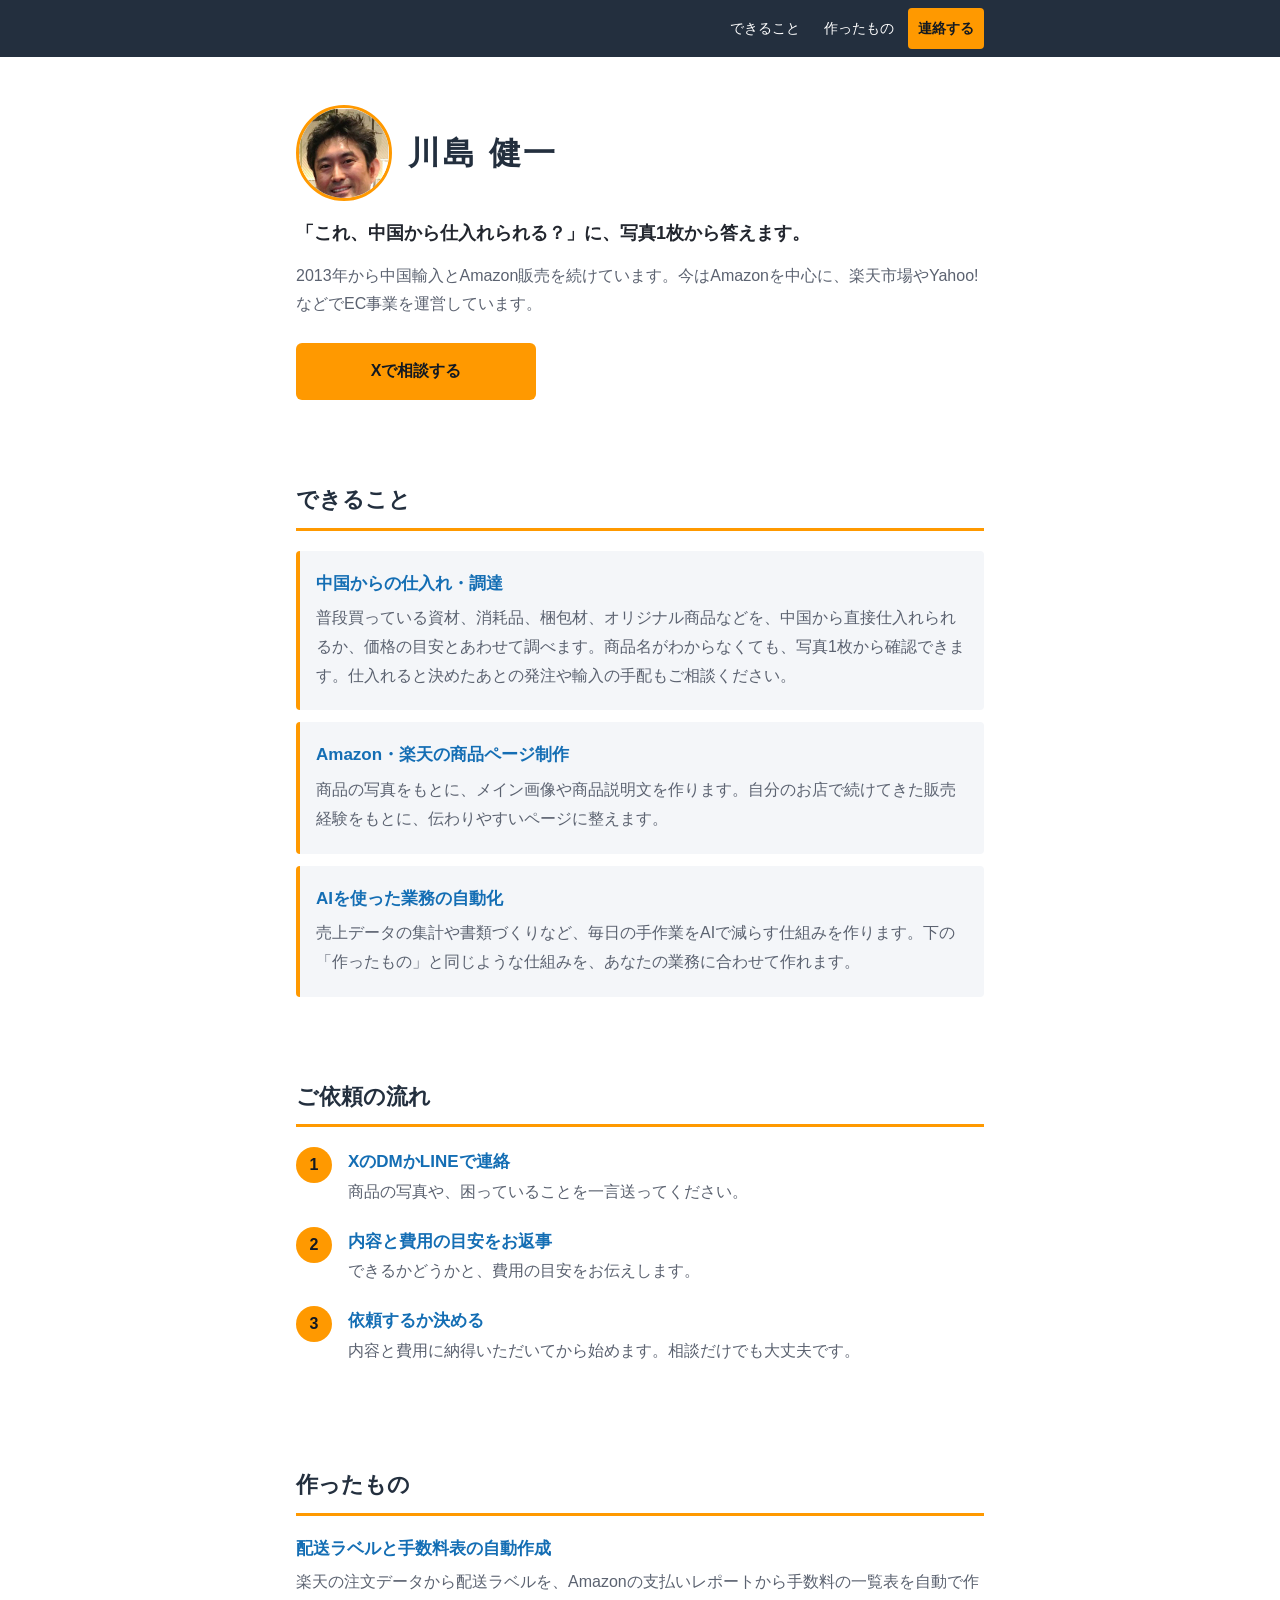
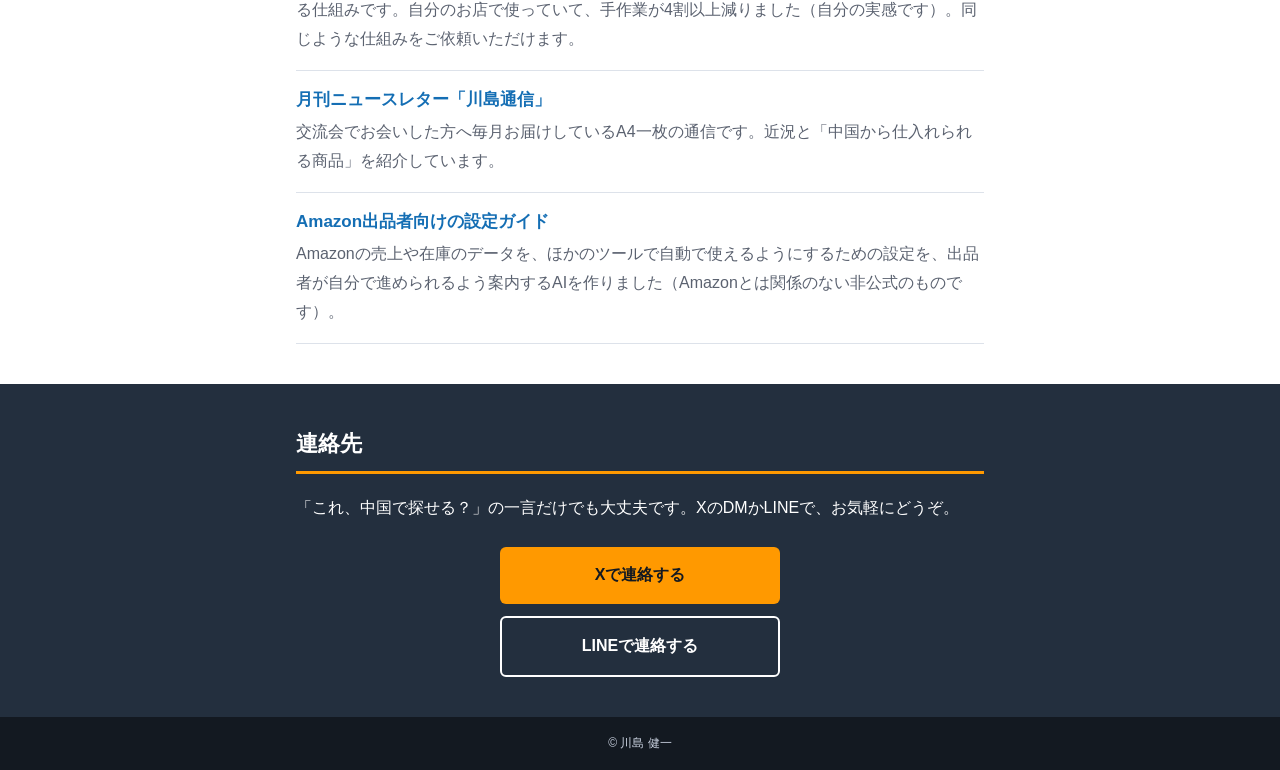
<file: 新しいフォルダ/index.html>
<!doctype html>
<html lang="ja">
<head>
  <meta charset="utf-8">
  <meta name="viewport" content="width=device-width, initial-scale=1">
  <meta http-equiv="Content-Security-Policy" content="default-src 'none'; style-src 'self'; img-src 'self'; base-uri 'none'; form-action 'none'">
  <meta name="referrer" content="strict-origin-when-cross-origin">
  <meta name="description" content="川島健一。中国からの仕入れ、Amazon・楽天の商品ページ制作、AIを使った業務の自動化をお手伝いします。">
  <title>川島健一 | 中国仕入れとEC販売</title>
  <link rel="icon" href="icon.png">
  <link rel="apple-touch-icon" href="photo.jpg">
  <link rel="stylesheet" href="style.css">
</head>
<body>
  <header class="top">
    <nav class="nav" aria-label="ページ内リンク">
      <a href="#can">できること</a>
      <a href="#works">作ったもの</a>
      <a href="#contact" class="nav-contact">連絡する</a>
    </nav>
  </header>

  <main>
    <section class="hero">
      <div class="name">
        <img class="photo" src="photo.jpg" width="96" height="96" alt="川島健一の顔写真">
        <h1>川島 健一</h1>
      </div>
      <p class="lead">「これ、中国から仕入れられる？」に、写真1枚から答えます。</p>
      <p class="profile">2013年から中国輸入とAmazon販売を続けています。今はAmazonを中心に、楽天市場やYahoo!などでEC事業を運営しています。</p>
      <a class="button" href="https://x.com/china_amazon1" target="_blank" rel="noopener noreferrer">Xで相談する</a>
    </section>

    <section id="can" class="section">
      <h2>できること</h2>
      <ol class="cards">
        <li class="card">
          <h3>中国からの仕入れ・調達</h3>
          <p>普段買っている資材、消耗品、梱包材、オリジナル商品などを、中国から直接仕入れられるか、価格の目安とあわせて調べます。商品名がわからなくても、写真1枚から確認できます。仕入れると決めたあとの発注や輸入の手配もご相談ください。</p>
        </li>
        <li class="card">
          <h3>Amazon・楽天の商品ページ制作</h3>
          <p>商品の写真をもとに、メイン画像や商品説明文を作ります。自分のお店で続けてきた販売経験をもとに、伝わりやすいページに整えます。</p>
        </li>
        <li class="card">
          <h3>AIを使った業務の自動化</h3>
          <p>売上データの集計や書類づくりなど、毎日の手作業をAIで減らす仕組みを作ります。下の「作ったもの」と同じような仕組みを、あなたの業務に合わせて作れます。</p>
        </li>
      </ol>
    </section>

    <section id="flow" class="section">
      <h2>ご依頼の流れ</h2>
      <ol class="flow">
        <li><strong>XのDMかLINEで連絡</strong>商品の写真や、困っていることを一言送ってください。</li>
        <li><strong>内容と費用の目安をお返事</strong>できるかどうかと、費用の目安をお伝えします。</li>
        <li><strong>依頼するか決める</strong>内容と費用に納得いただいてから始めます。相談だけでも大丈夫です。</li>
      </ol>
    </section>

    <section id="works" class="section">
      <h2>作ったもの</h2>
      <ul class="works">
        <li>
          <h3>配送ラベルと手数料表の自動作成</h3>
          <p>楽天の注文データから配送ラベルを、Amazonの支払いレポートから手数料の一覧表を自動で作る仕組みです。自分のお店で使っていて、手作業が4割以上減りました（自分の実感です）。同じような仕組みをご依頼いただけます。</p>
        </li>
        <li>
          <h3>月刊ニュースレター「川島通信」</h3>
          <p>交流会でお会いした方へ毎月お届けしているA4一枚の通信です。近況と「中国から仕入れられる商品」を紹介しています。</p>
        </li>
        <li>
          <h3>Amazon出品者向けの設定ガイド</h3>
          <p>Amazonの売上や在庫のデータを、ほかのツールで自動で使えるようにするための設定を、出品者が自分で進められるよう案内するAIを作りました（Amazonとは関係のない非公式のものです）。</p>
        </li>
      </ul>
    </section>

    <section id="contact" class="section contact">
      <h2>連絡先</h2>
      <p>「これ、中国で探せる？」の一言だけでも大丈夫です。XのDMかLINEで、お気軽にどうぞ。</p>
      <a class="button" href="https://x.com/china_amazon1" target="_blank" rel="noopener noreferrer">Xで連絡する</a>
      <a class="button button-sub" href="https://line.me/ti/p/127Rq2pEUc" target="_blank" rel="noopener noreferrer">LINEで連絡する</a>
    </section>
  </main>

  <footer class="footer">
    <p>&copy; 川島 健一</p>
  </footer>
</body>
</html>
</file>
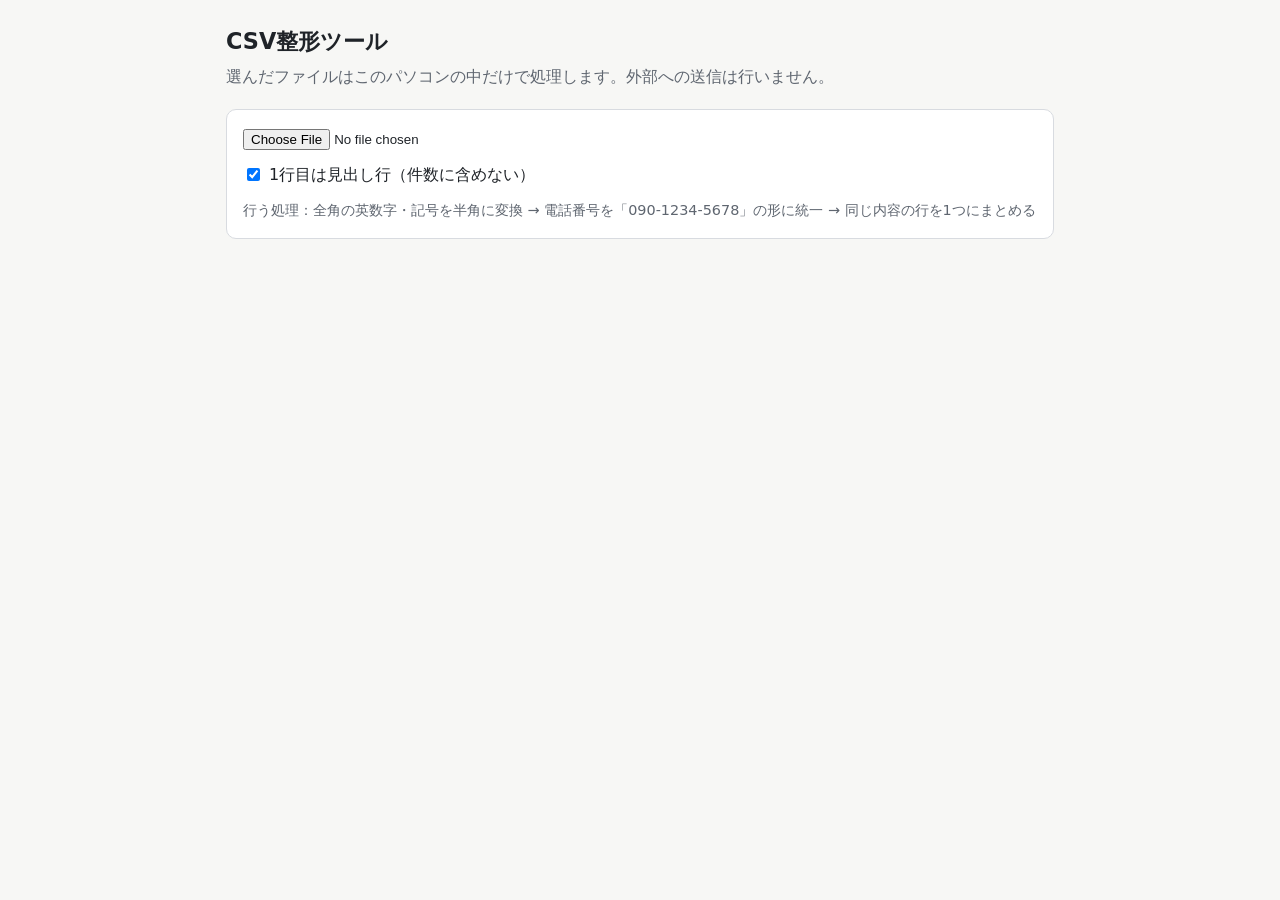
<file: csv-cleaner.html>
<!DOCTYPE html>
<html lang="ja">
<head>
<meta charset="utf-8">
<meta name="viewport" content="width=device-width, initial-scale=1">
<meta http-equiv="Content-Security-Policy" content="default-src 'none'; script-src 'sha256-gsGaWSGfxyFD1WYk31hAiWfJb3pUGjQzSdOI26/bYy4='; style-src 'sha256-OEpUcjZakakFV5+XUSNvmaoDprUq0nW529MEcQOzpJA='; connect-src 'none'; img-src 'none'; form-action 'none'; base-uri 'none'">
<meta name="referrer" content="no-referrer">
<title>CSV整形ツール</title>
<style>
  :root { --bg: #f7f7f5; --fg: #1f2328; --muted: #5f6670; --card: #ffffff; --line: #d8dbe0; --accent: #1f6feb; --warn: #9a6700; --warnbg: #fff8e1; --err: #cf222e; }
  @media (prefers-color-scheme: dark) {
    :root { --bg: #16181c; --fg: #e6e8eb; --muted: #9aa3ad; --card: #1f2227; --line: #343a42; --accent: #58a6ff; --warn: #e3b341; --warnbg: #2b2410; --err: #ff7b72; }
  }
  * { box-sizing: border-box; }
  body { margin: 0; background: var(--bg); color: var(--fg); font-family: system-ui, -apple-system, "Segoe UI", "Hiragino Sans", "Yu Gothic UI", Meiryo, sans-serif; line-height: 1.6; }
  main { max-width: 860px; margin: 0 auto; padding: 24px 16px 48px; }
  h1 { font-size: 1.4rem; margin: 0 0 4px; }
  .lead { color: var(--muted); margin: 0 0 20px; }
  .card { background: var(--card); border: 1px solid var(--line); border-radius: 10px; padding: 16px; margin-bottom: 16px; }
  label.opt { display: inline-flex; gap: 6px; align-items: center; margin-top: 10px; }
  input[type=file] { max-width: 100%; }
  .stats { display: grid; grid-template-columns: repeat(auto-fit, minmax(150px, 1fr)); gap: 10px; }
  .stat { border: 1px solid var(--line); border-radius: 8px; padding: 10px 12px; }
  .stat .k { color: var(--muted); font-size: .85rem; }
  .stat .v { font-size: 1.6rem; font-weight: 700; font-variant-numeric: tabular-nums; }
  .info { color: var(--muted); font-size: .9rem; margin: 10px 0 0; }
  .warn { background: var(--warnbg); color: var(--warn); border-radius: 8px; padding: 10px 12px; margin-top: 12px; font-size: .9rem; }
  .warn ul { margin: 6px 0 0; padding-left: 20px; }
  .error { color: var(--err); font-weight: 600; }
  button { background: var(--accent); color: #fff; border: 0; border-radius: 8px; padding: 10px 18px; font-size: 1rem; cursor: pointer; margin-top: 14px; }
  button:disabled { opacity: .45; cursor: not-allowed; }
  .tablewrap { overflow-x: auto; margin-top: 12px; }
  table { border-collapse: collapse; width: 100%; font-size: .9rem; }
  th, td { border: 1px solid var(--line); padding: 4px 8px; text-align: left; white-space: nowrap; }
  th { background: var(--bg); }
  .hidden { display: none; }
  .note { color: var(--muted); font-size: .85rem; }
</style>
</head>
<body>
<main>
  <h1>CSV整形ツール</h1>
  <p class="lead">選んだファイルはこのパソコンの中だけで処理します。外部への送信は行いません。</p>

  <section class="card">
    <input type="file" id="file" accept=".csv,text/csv,text/plain">
    <div><label class="opt"><input type="checkbox" id="hasHeader" checked> 1行目は見出し行（件数に含めない）</label></div>
    <p class="info">行う処理：全角の英数字・記号を半角に変換 → 電話番号を「090-1234-5678」の形に統一 → 同じ内容の行を1つにまとめる</p>
    <p id="error" class="error hidden" role="alert"></p>
  </section>

  <section class="card hidden" id="result" aria-live="polite">
    <div class="stats">
      <div class="stat"><div class="k">読み込んだ件数</div><div class="v" id="nIn">0</div></div>
      <div class="stat"><div class="k">整えたあとの件数</div><div class="v" id="nOut">0</div></div>
      <div class="stat"><div class="k">削除した重複</div><div class="v" id="nDup">0</div></div>
      <div class="stat"><div class="k">形をそろえた電話番号</div><div class="v" id="nTel">0</div></div>
    </div>
    <p class="info" id="meta"></p>
    <div class="warn hidden" id="warnBox"></div>
    <button type="button" id="download" disabled>整えたCSVをダウンロード</button>
    <p class="note">出力形式：UTF-8（BOM付き）・改行CRLF。Excel（Windows／Mac）でそのまま開けます。</p>
    <div class="tablewrap"><table id="preview"></table></div>
    <p class="note" id="previewNote"></p>
  </section>
</main>

<script>
"use strict";

var MAX_BYTES = 100 * 1024 * 1024;
var PREVIEW_ROWS = 50;

// 全角の英数字・記号（U+FF01〜U+FF5E）を半角に変換する
function toHalfWidth(s) {
  return s.replace(/[！-～]/g, function (c) {
    return String.fromCharCode(c.charCodeAt(0) - 0xFEE0);
  });
}

// RFC 4180 準拠のCSV解析（ダブルクォート、セル内の改行・カンマに対応）
function parseCSV(text) {
  var rows = [], row = [], cell = "", i = 0, inQ = false, n = text.length;
  while (i < n) {
    var c = text[i];
    if (inQ) {
      if (c === '"') {
        if (text[i + 1] === '"') { cell += '"'; i += 2; continue; }
        inQ = false; i++; continue;
      }
      cell += c; i++; continue;
    }
    if (c === '"') { inQ = true; i++; continue; }
    if (c === ",") { row.push(cell); cell = ""; i++; continue; }
    if (c === "\r" || c === "\n") {
      row.push(cell); rows.push(row); row = []; cell = "";
      if (c === "\r" && text[i + 1] === "\n") i++;
      i++; continue;
    }
    cell += c; i++;
  }
  if (cell !== "" || row.length > 0) { row.push(cell); rows.push(row); }
  // 完全な空行は除外
  return rows.filter(function (r) { return !(r.length === 1 && r[0].trim() === ""); });
}

function toCSV(rows) {
  return rows.map(function (r) {
    return r.map(function (v) {
      return /[",\r\n]/.test(v) ? '"' + v.replace(/"/g, '""') + '"' : v;
    }).join(",");
  }).join("\r\n") + "\r\n";
}

// バイト列を文字列に変換（UTF-8 / Shift_JIS を自動判定）
function decodeBytes(buf) {
  var u8 = new Uint8Array(buf);
  if (u8.length >= 3 && u8[0] === 0xEF && u8[1] === 0xBB && u8[2] === 0xBF) {
    return { text: new TextDecoder("utf-8").decode(u8.subarray(3)), enc: "UTF-8（BOM付き）" };
  }
  try {
    return { text: new TextDecoder("utf-8", { fatal: true }).decode(u8), enc: "UTF-8" };
  } catch (e) {
    return { text: new TextDecoder("shift_jis").decode(u8), enc: "Shift_JIS" };
  }
}

function group(d, sizes) {
  var out = [], p = 0;
  for (var i = 0; i < sizes.length; i++) { out.push(d.substr(p, sizes[i])); p += sizes[i]; }
  return out.join("-");
}

// 電話番号を「090-1234-5678」形式にそろえる。
// 戻り値: { value, status } status = "empty" | "ok"（変更なし）| "changed" | "unknown"（判定不能のため元のまま）
function formatPhone(raw) {
  var s = toHalfWidth(raw).trim();
  if (s === "") return { value: raw, status: "empty" };
  // 数字以外の区切り（ハイフン類・長音・空白・括弧・ドット）以外が含まれていれば電話番号とみなさない
  if (!/^\+?[\d\s\-‐-―−ーｰ().]+$/.test(s)) return { value: s, status: "unknown" };
  var groups = s.split(/[^\d]+/).filter(Boolean);
  if (s.charAt(0) === "+") {
    if (groups.length === 0 || groups[0].indexOf("81") !== 0) return { value: s, status: "unknown" };
    var rest = groups[0].slice(2);
    groups = (rest ? [rest] : []).concat(groups.slice(1));
    if (groups.length === 0) return { value: s, status: "unknown" };
    groups[0] = "0" + groups[0].replace(/^0/, "");
  }
  var d = groups.join("");
  if (!/^0\d{9,10}$/.test(d)) return { value: s, status: "unknown" };

  var v = null;
  if (d.length === 11 && /^0800/.test(d)) {
    v = group(d, [4, 3, 4]);           // フリーダイヤル 0800
  } else if (d.length === 11 && /^0[5789]0/.test(d)) {
    v = group(d, [3, 4, 4]);           // 携帯・IP電話 050/070/080/090
  } else if (d.length === 10 && /^(0120|0570|0990)/.test(d)) {
    v = group(d, [4, 3, 3]);           // 0120 / ナビダイヤル等
  } else if (d.length === 10 && groups.length === 3 && groups[0].length >= 2 && groups[0].length <= 5) {
    v = groups.join("-");              // 固定電話は市外局番の桁数が地域で異なるため、元の区切り位置を尊重
  } else if (d.length === 10 && /^0[36]/.test(d)) {
    v = group(d, [2, 4, 4]);           // 東京03 / 大阪06
  }
  if (v === null) return { value: s, status: "unknown" };
  return { value: v, status: v === raw ? "ok" : "changed" };
}

// 電話番号の列を判定（見出し名を優先し、なければ中身から推定）
function detectPhoneCols(header, body) {
  var cols = [];
  if (header) {
    header.forEach(function (h, i) {
      if (/電話|携帯|TEL|phone|fax/i.test(toHalfWidth(h))) cols.push(i);
    });
    if (cols.length) return cols;
  }
  var width = body.reduce(function (m, r) { return Math.max(m, r.length); }, 0);
  for (var c = 0; c < width; c++) {
    var filled = 0, hit = 0;
    body.forEach(function (r) {
      var v = (r[c] || "").trim();
      if (!v) return;
      filled++;
      var st = formatPhone(v).status;
      if (st === "ok" || st === "changed") hit++;
    });
    if (filled > 0 && hit / filled >= 0.6) cols.push(c);
  }
  return cols;
}

function cleanRows(rows, hasHeader) {
  var header = hasHeader && rows.length ? rows[0] : null;
  var body = hasHeader ? rows.slice(1) : rows.slice();
  var phoneCols = detectPhoneCols(header ? header.map(function (h) { return h.trim(); }) : null, body);
  var telChanged = 0, unknown = [];
  var normalized = body.map(function (r, idx) {
    return r.map(function (v, c) {
      var t = toHalfWidth(v).trim();
      if (phoneCols.indexOf(c) !== -1) {
        var res = formatPhone(v);
        if (res.status === "changed") telChanged++;
        if (res.status === "unknown") unknown.push({ line: idx + (hasHeader ? 2 : 1), value: t });
        return res.status === "empty" ? "" : res.value;
      }
      return t;
    });
  });
  var seen = new Set(), out = [];
  normalized.forEach(function (r) {
    var key = JSON.stringify(r);
    if (seen.has(key)) return;
    seen.add(key);
    out.push(r);
  });
  return {
    header: header ? header.map(function (h) { return toHalfWidth(h).trim(); }) : null,
    rows: out,
    inCount: body.length,
    outCount: out.length,
    dupCount: body.length - out.length,
    telChanged: telChanged,
    phoneCols: phoneCols,
    unknown: unknown
  };
}

// ---- 画面処理 ----
var $ = function (id) { return document.getElementById(id); };
var state = { lastFile: null, output: null, fileName: "" };

function showError(msg) {
  $("error").textContent = msg;
  $("error").classList.toggle("hidden", !msg);
}

function renderPreview(header, rows) {
  var table = $("preview");
  table.textContent = "";
  if (header) {
    var thead = document.createElement("thead"), tr = document.createElement("tr");
    header.forEach(function (h) { var th = document.createElement("th"); th.textContent = h; tr.appendChild(th); });
    thead.appendChild(tr); table.appendChild(thead);
  }
  var tbody = document.createElement("tbody");
  rows.slice(0, PREVIEW_ROWS).forEach(function (r) {
    var tr = document.createElement("tr");
    r.forEach(function (v) { var td = document.createElement("td"); td.textContent = v; tr.appendChild(td); });
    tbody.appendChild(tr);
  });
  table.appendChild(tbody);
  $("previewNote").textContent = rows.length > PREVIEW_ROWS
    ? "プレビューは先頭" + PREVIEW_ROWS + "件のみ表示しています（ダウンロードには全件含まれます）。" : "";
}

function process(file) {
  showError("");
  $("result").classList.add("hidden");
  $("download").disabled = true;
  state.output = null;
  if (!file) return;
  if (file.size > MAX_BYTES) { showError("ファイルが大きすぎます（100MBまで）。"); return; }
  file.arrayBuffer().then(function (buf) {
    var dec = decodeBytes(buf);
    var rows = parseCSV(dec.text);
    if (rows.length === 0) { showError("データが見つかりませんでした。"); return; }
    var hasHeader = $("hasHeader").checked;
    var r = cleanRows(rows, hasHeader);
    $("nIn").textContent = r.inCount.toLocaleString();
    $("nOut").textContent = r.outCount.toLocaleString();
    $("nDup").textContent = r.dupCount.toLocaleString();
    $("nTel").textContent = r.telChanged.toLocaleString();
    var colNames = r.phoneCols.map(function (c) { return r.header ? "「" + r.header[c] + "」" : (c + 1) + "列目"; });
    $("meta").textContent = "文字コード：" + dec.enc + "　／　電話番号として処理した列：" +
      (colNames.length ? colNames.join("、") : "見つかりませんでした");
    var wb = $("warnBox");
    wb.textContent = "";
    if (r.unknown.length) {
      var p = document.createElement("div");
      p.textContent = "次の電話番号は形式を判定できなかったため、半角化のみ行い元の並びのまま残しました（" + r.unknown.length + "件）。";
      var ul = document.createElement("ul");
      r.unknown.slice(0, 20).forEach(function (u) {
        var li = document.createElement("li"); li.textContent = u.line + "行目：" + u.value; ul.appendChild(li);
      });
      wb.appendChild(p); wb.appendChild(ul);
    }
    wb.classList.toggle("hidden", r.unknown.length === 0);
    var all = r.header ? [r.header].concat(r.rows) : r.rows;
    state.output = "﻿" + toCSV(all);
    state.fileName = file.name.replace(/\.[^.]*$/, "") + "_cleaned.csv";
    renderPreview(r.header, r.rows);
    $("download").disabled = false;
    $("result").classList.remove("hidden");
  }).catch(function () {
    showError("ファイルを読み込めませんでした。");
  });
}

function download() {
  if (!state.output) return;
  var blob = new Blob([state.output], { type: "text/csv;charset=utf-8" });
  var url = URL.createObjectURL(blob);
  var a = document.createElement("a");
  a.href = url; a.download = state.fileName;
  document.body.appendChild(a); a.click(); a.remove();
  setTimeout(function () { URL.revokeObjectURL(url); }, 1000);
}

if (typeof document !== "undefined" && document.getElementById("file")) {
  $("file").addEventListener("change", function (e) { state.lastFile = e.target.files[0] || null; process(state.lastFile); });
  $("hasHeader").addEventListener("change", function () { process(state.lastFile); });
  $("download").addEventListener("click", download);
}
</script>
</body>
</html>
</file>
<file: 新しいフォルダ/style.css>
:root {
  --navy: #232f3e;
  --navy-dark: #131921;
  --orange: #ff9900;
  --orange-dark: #e88b00;
  --blue: #146eb4;
  --text: #22262e;
  --muted: #5b6270;
  --line: #dde2ea;
  --bg: #ffffff;
  --bg-soft: #f4f6f9;
}

*,
*::before,
*::after {
  box-sizing: border-box;
}

html {
  scroll-behavior: smooth;
  -webkit-text-size-adjust: 100%;
}

body {
  margin: 0;
  background: var(--bg);
  color: var(--text);
  font-family: "Hiragino Sans", "Hiragino Kaku Gothic ProN", "Yu Gothic", "YuGothic", Meiryo, sans-serif;
  font-size: 16px;
  line-height: 1.8;
}

h1,
h2,
h3,
p {
  margin: 0;
}

a {
  color: inherit;
}

/* 上部メニュー */
.top {
  position: sticky;
  top: 0;
  z-index: 10;
  background: var(--navy);
}

.nav {
  display: flex;
  justify-content: flex-end;
  gap: 4px;
  max-width: 720px;
  margin: 0 auto;
  padding: 8px 16px;
}

.nav a {
  padding: 8px 10px;
  color: #ffffff;
  font-size: 14px;
  text-decoration: none;
  border-radius: 4px;
}

.nav a:hover,
.nav a:focus-visible {
  background: var(--navy-dark);
}

.nav .nav-contact {
  background: var(--orange);
  color: var(--navy-dark);
  font-weight: bold;
}

.nav .nav-contact:hover,
.nav .nav-contact:focus-visible {
  background: var(--orange-dark);
}

/* 共通 */
.hero,
.section {
  max-width: 720px;
  margin: 0 auto;
  padding: 40px 16px;
  scroll-margin-top: 56px;
}

h2 {
  margin-bottom: 20px;
  padding-bottom: 8px;
  color: var(--navy);
  font-size: 22px;
  border-bottom: 3px solid var(--orange);
}

h3 {
  color: var(--blue);
  font-size: 17px;
  line-height: 1.5;
}

/* 冒頭 */
.hero {
  padding-top: 48px;
}

.name {
  display: flex;
  align-items: center;
  gap: 16px;
}

.photo {
  flex-shrink: 0;
  width: 96px;
  height: 96px;
  object-fit: cover;
  border: 3px solid var(--orange);
  border-radius: 50%;
}

.hero h1 {
  color: var(--navy);
  font-size: 32px;
  letter-spacing: 0.08em;
  line-height: 1.4;
}

.lead {
  margin-top: 16px;
  font-size: 18px;
  font-weight: bold;
}

.profile {
  margin-top: 12px;
  color: var(--muted);
}

/* ボタン */
.button {
  display: block;
  margin-top: 24px;
  padding: 14px 16px;
  background: var(--orange);
  color: var(--navy-dark);
  font-weight: bold;
  text-align: center;
  text-decoration: none;
  border-radius: 6px;
}

.button:hover,
.button:focus-visible {
  background: var(--orange-dark);
}

a:focus-visible {
  outline: 3px solid var(--blue);
  outline-offset: 2px;
}

/* できること */
.cards {
  display: grid;
  gap: 12px;
  margin: 0;
  padding: 0;
  list-style: none;
}

.card {
  padding: 20px 16px;
  background: var(--bg-soft);
  border-left: 4px solid var(--orange);
  border-radius: 4px;
}

.card p {
  margin-top: 8px;
  color: var(--muted);
}

/* ご依頼の流れ */
.flow {
  margin: 0;
  padding: 0;
  list-style: none;
  counter-reset: step;
}

.flow li {
  position: relative;
  padding: 0 0 20px 52px;
  color: var(--muted);
  counter-increment: step;
}

.flow li::before {
  content: counter(step);
  position: absolute;
  top: 0;
  left: 0;
  width: 36px;
  height: 36px;
  background: var(--orange);
  color: var(--navy-dark);
  font-weight: bold;
  line-height: 36px;
  text-align: center;
  border-radius: 50%;
}

.flow strong {
  display: block;
  color: var(--blue);
  font-size: 17px;
}

/* 作ったもの */
.works {
  margin: 0;
  padding: 0;
  list-style: none;
}

.works li {
  padding: 16px 0;
  border-bottom: 1px solid var(--line);
}

.works li:first-child {
  padding-top: 0;
}

.works p {
  margin-top: 6px;
  color: var(--muted);
}

/* 連絡先 */
.contact {
  max-width: none;
  background: var(--navy);
  color: #ffffff;
}

.contact > * {
  max-width: 688px;
  margin-left: auto;
  margin-right: auto;
}

.contact h2 {
  color: #ffffff;
}

.contact a:focus-visible {
  outline-color: #ffffff;
}

.contact .button {
  margin-top: 24px;
}

.contact .button-sub {
  margin-top: 12px;
  background: transparent;
  color: #ffffff;
  border: 2px solid #ffffff;
}

.contact .button-sub:hover,
.contact .button-sub:focus-visible {
  background: var(--navy-dark);
}

.footer {
  padding: 16px;
  background: var(--navy-dark);
  color: #c9d1df;
  font-size: 12px;
  text-align: center;
}

@media (min-width: 600px) {
  .button {
    display: inline-block;
    min-width: 240px;
  }

  .contact .button {
    display: block;
    width: 280px;
    margin-left: auto;
    margin-right: auto;
  }
}
</file>
